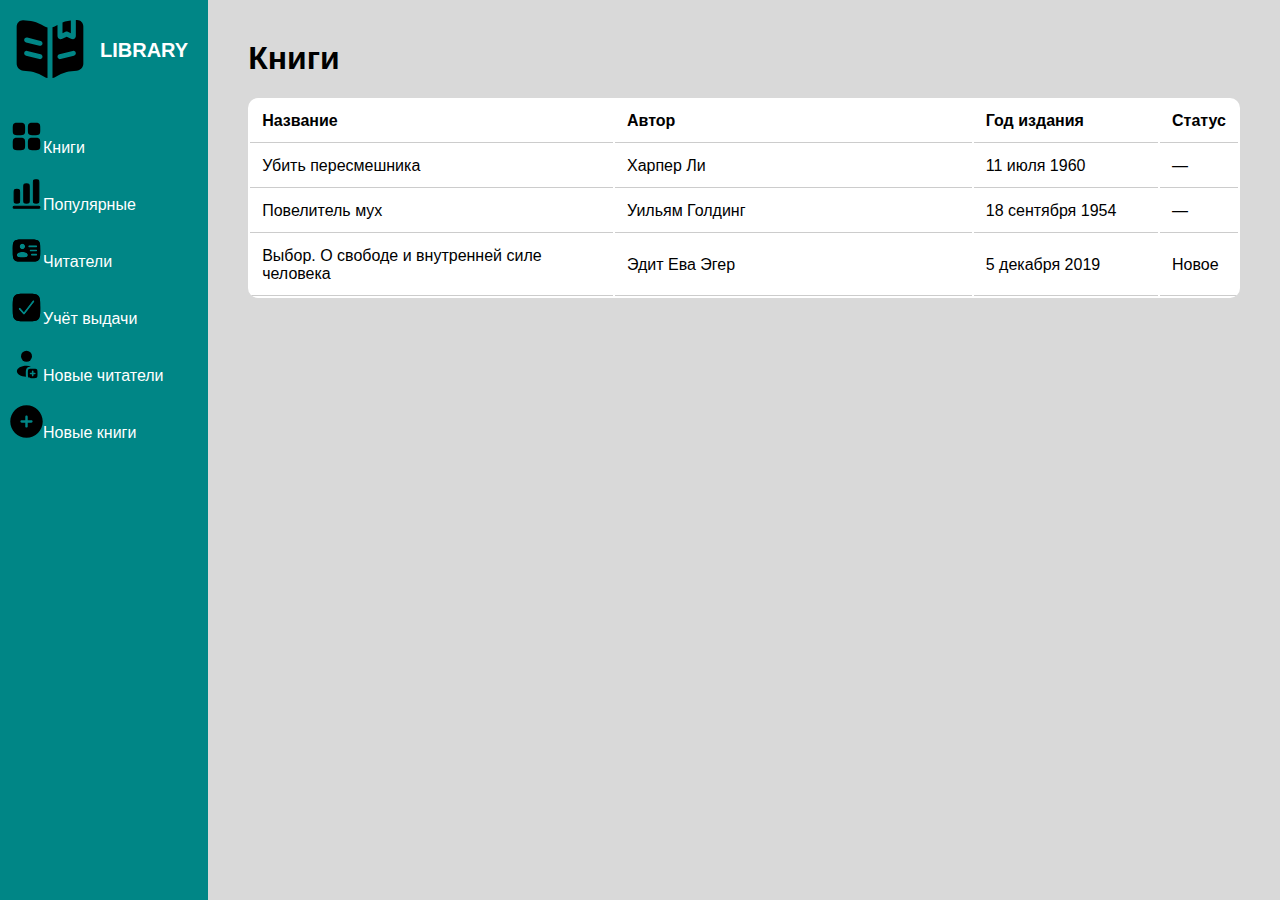
<file: Index.html>
<!DOCTYPE html>
<html lang="ru">
<head>
    <meta charset="UTF-8">
    <title>Библиотека — Книги</title>
    <link rel="stylesheet" href="css/style.css">
</head>
<body>
<div class="sidebar">
    <div class="logo">
        <img src="assets/Notebook Bookmark.svg" alt="Library logo">
        <span>LIBRARY</span>
    </div>
    <ul class="menu">
        <li><img src="assets/Widget.svg" alt=""><span>Книги</span></li>
        <li><img src="assets/Chart 2.svg" alt=""><span>Популярные</span></li>
        <li><img src="assets/User Id.svg" alt=""><span>Читатели</span></li>
        <li><img src="assets/Unread.svg" alt=""><span>Учёт выдачи</span></li>
        <li><img src="assets/User Plus Rounded.svg" alt=""><span>Новые читатели</span></li>
        <li><img src="assets/Vector.svg" alt=""><span>Новые книги</span></li>
    </ul>
</div>

<div class="main">
    <h1>Книги</h1>
    <div class="table">
        <table>
            <thead>
            <tr>
                <th>Название</th>
                <th>Автор</th>
                <th>Год издания</th>
                <th>Статус</th>
            </tr>
            </thead>
            <tbody>
            <tr>
                <td>Убить пересмешника</td>
                <td>Харпер Ли</td>
                <td>11 июля 1960</td>
                <td>—</td>
            </tr>
            <tr>
                <td>Повелитель мух</td>
                <td>Уильям Голдинг</td>
                <td>18 сентября 1954</td>
                <td>—</td>
            </tr>
            <tr>
                <td>Выбор. О свободе и внутренней силе человека</td>
                <td>Эдит Ева Эгер</td>
                <td>5 декабря 2019</td>
                <td>Новое</td>
            </tr>
            </tbody>
        </table>
    </div>

</div>
</body>
</html>
</file>
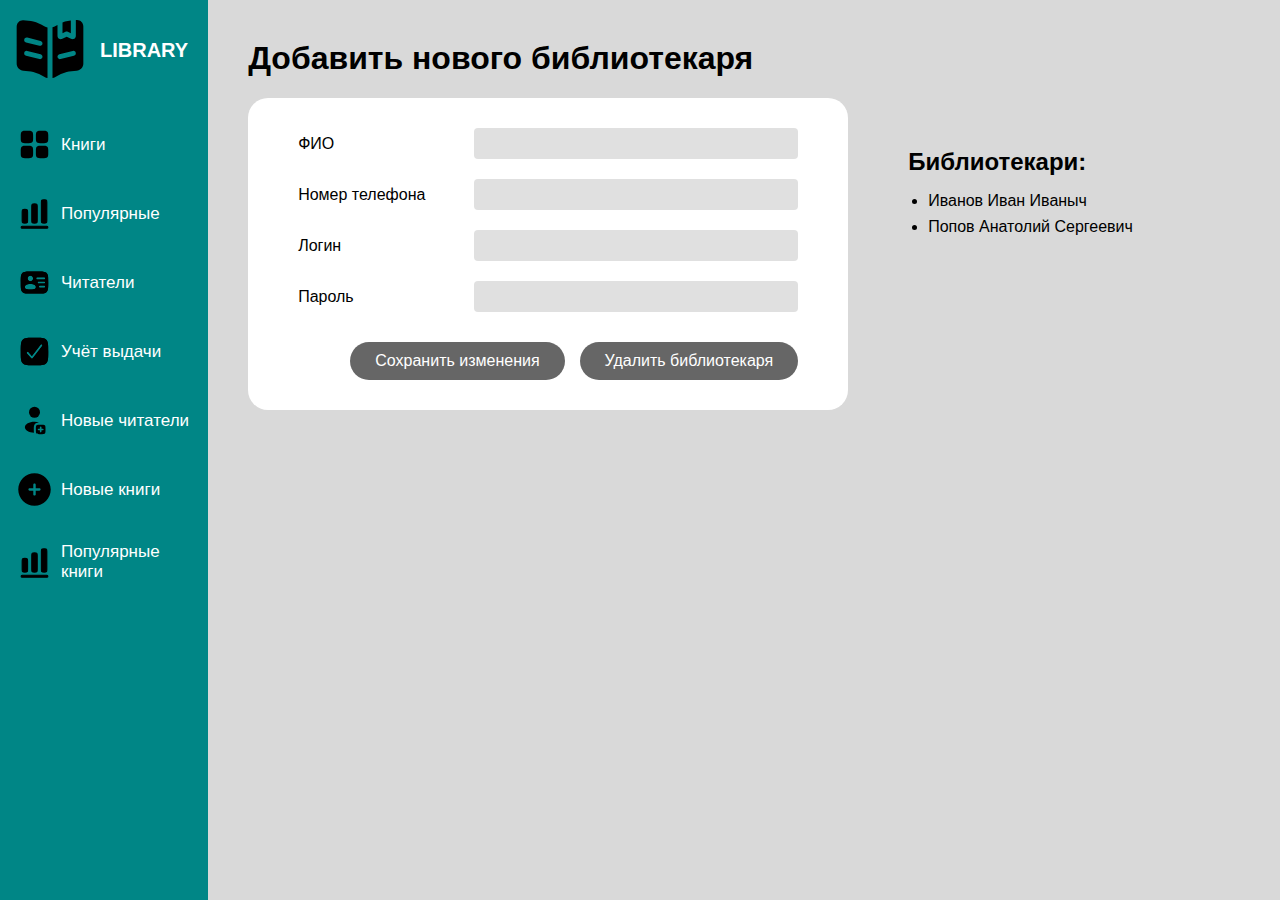
<file: admin.html>
<!DOCTYPE html>
<html lang="ru">
<head>
    <meta charset="UTF-8">
    <title>Админка — Библиотекари</title>
    <link rel="stylesheet" href="css/style.css">
    <link rel="stylesheet" href="css/admin.css">
</head>
<body>
<div class="sidebar">
    <div class="logo">
        <img src="assets/Notebook Bookmark.svg" alt="Library logo">
        <span>LIBRARY</span>
    </div>
    <ul class="menu">
        <li><a href="index.html"><img src="assets/Widget.svg" alt=""><span>Книги</span></a></li>
        <li><a href="popular.html"><img src="assets/Chart 2.svg" alt=""><span>Популярные</span></a></li>
        <li><a href="readers.html"><img src="assets/User Id.svg" alt=""><span>Читатели</span></a></li>
        <li><a href="issues.html"><img src="assets/Unread.svg" alt=""><span>Учёт выдачи</span></a></li>
        <li><a href="new-readers.html"><img src="assets/User Plus Rounded.svg" alt=""><span>Новые читатели</span></a></li>
        <li><a href="new-books.html"><img src="assets/Vector.svg" alt=""><span>Новые книги</span></a></li>
        <li><a href="admin.html"><img src="assets/Chart 2.svg" alt=""><span>Популярные книги</span></a></li>
    </ul>
</div>

<div class="main admin-page">
    <h1>Добавить нового библиотекаря</h1>

    <div class="admin-wrapper">
        <div class="form-wrapper">
            <form>
                <div class="form-row">
                    <label>ФИО</label>
                    <input type="text">
                </div>
                <div class="form-row">
                    <label>Номер телефона</label>
                    <input type="text">
                </div>
                <div class="form-row">
                    <label>Логин</label>
                    <input type="text">
                </div>
                <div class="form-row">
                    <label>Пароль</label>
                    <input type="password">
                </div>
                <div class="button-wrap">
                    <button type="submit" class="btn dark">Сохранить изменения</button>
                    <button type="button" class="btn dark">Удалить библиотекаря</button>
                </div>
            </form>
        </div>

        <div class="librarian-list">
            <h2>Библиотекари:</h2>
            <ul>
                <li>Иванов Иван Иваныч</li>
                <li>Попов Анатолий Сергеевич</li>
            </ul>
        </div>
    </div>
</div>
</body>
</html>
</file>
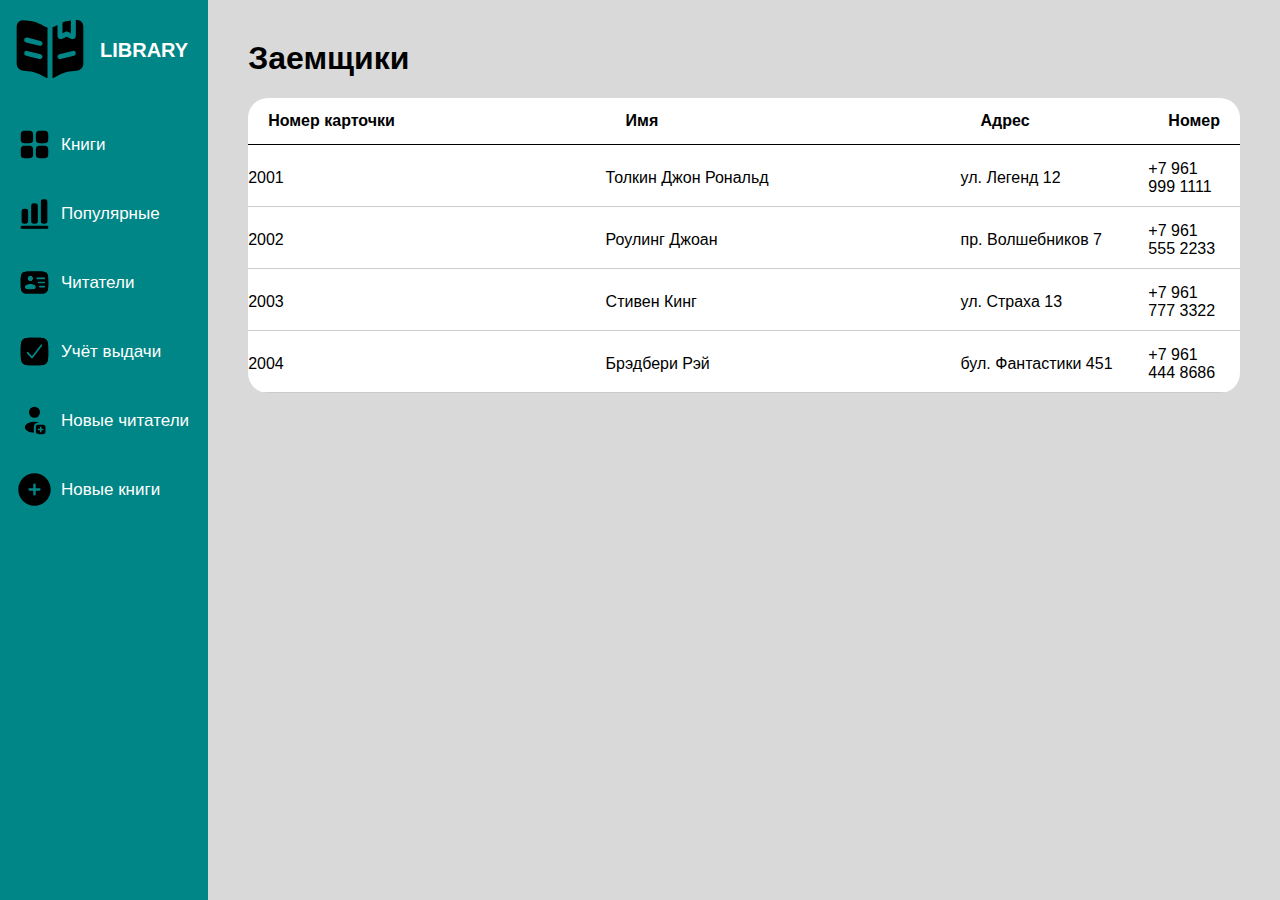
<file: borrowers.html>
<!DOCTYPE html>
<html lang="ru">
<head>
    <meta charset="UTF-8">
    <title>Библиотека — Заемщики</title>
    <link rel="stylesheet" href="css/style.css">
    <link rel="stylesheet" href="css/readers.css">
</head>
<body>
<div class="sidebar">
    <div class="logo">
        <img src="assets/Notebook Bookmark.svg" alt="Library logo">
        <span>LIBRARY</span>
    </div>
    <ul class="menu">
        <li><a href="index.html"><img src="assets/Widget.svg" alt=""><span>Книги</span></a></li>
        <li><a href="popular.html"><img src="assets/Chart 2.svg" alt=""><span>Популярные</span></a></li>
        <li><a href="readers.html"><img src="assets/User Id.svg" alt=""><span>Читатели</span></a></li>
        <li><a href="issues.html"><img src="assets/Unread.svg" alt=""><span>Учёт выдачи</span></a></li>
        <li><a href="new-readers.html"><img src="assets/User Plus Rounded.svg" alt=""><span>Новые читатели</span></a></li>
        <li><a href="new-books.html"><img src="assets/Vector.svg" alt=""><span>Новые книги</span></a></li>
    </ul>
</div>

<div class="main">
    <h1>Заемщики</h1>
    <div class="readers-table">
        <table>
            <thead>
            <tr>
                <th>Номер карточки</th>
                <th>Имя</th>
                <th>Адрес</th>
                <th>Номер</th>
            </tr>
            </thead>
            <tbody>
            <tr>
                <td>2001</td>
                <td>Толкин Джон Рональд</td>
                <td>ул. Легенд 12</td>
                <td>+7 961 999 1111</td>
            </tr>
            <tr>
                <td>2002</td>
                <td>Роулинг Джоан</td>
                <td>пр. Волшебников 7</td>
                <td>+7 961 555 2233</td>
            </tr>
            <tr>
                <td>2003</td>
                <td>Стивен Кинг</td>
                <td>ул. Страха 13</td>
                <td>+7 961 777 3322</td>
            </tr>
            <tr>
                <td>2004</td>
                <td>Брэдбери Рэй</td>
                <td>бул. Фантастики 451</td>
                <td>+7 961 444 8686</td>
            </tr>
            </tbody>
        </table>
    </div>
</div>
</body>
</html>
</file>
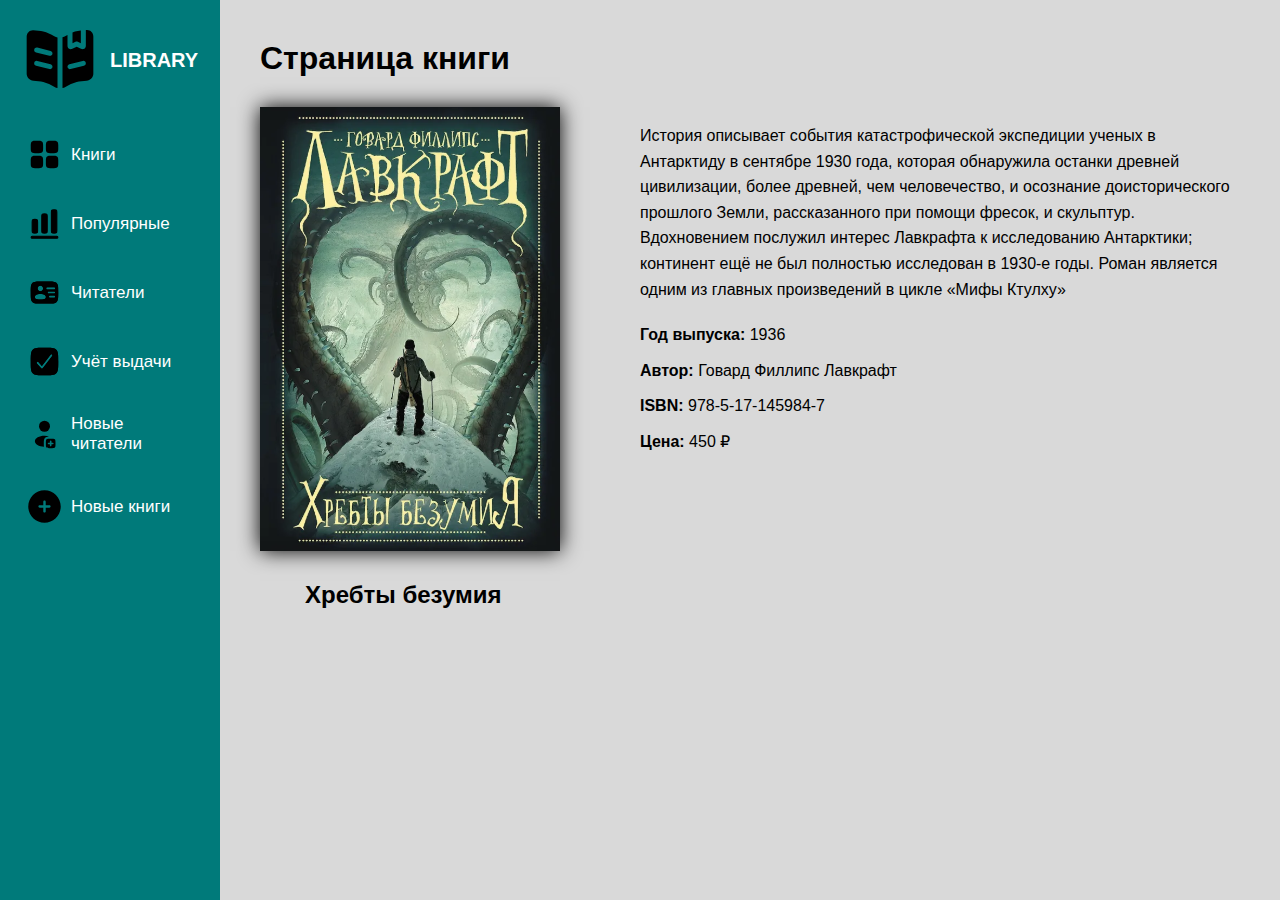
<file: info-book.html>
<!DOCTYPE html>
<html lang="ru">
<head>
    <meta charset="UTF-8">
    <title>Хребты безумия</title>
    <link rel="stylesheet" href="css/style.css">
    <link rel="stylesheet" href="css/info-book.css">
</head>
<body>
<div class="sidebar">
    <div class="logo">
        <img src="assets/Notebook Bookmark.svg" alt="Library logo">
        <span>LIBRARY</span>
    </div>
    <ul class="menu">
        <li><a href="index.html"><img src="assets/Widget.svg" alt=""><span>Книги</span></a></li>
        <li><a href="popular.html"><img src="assets/Chart 2.svg" alt=""><span>Популярные</span></a></li>
        <li><a href="readers.html"><img src="assets/User Id.svg" alt=""><span>Читатели</span></a></li>
        <li><a href="issues.html"><img src="assets/Unread.svg" alt=""><span>Учёт выдачи</span></a></li>
        <li><a href="new-readers.html"><img src="assets/User Plus Rounded.svg" alt=""><span>Новые читатели</span></a></li>
        <li><a href="new-books.html"><img src="assets/Vector.svg" alt=""><span>Новые книги</span></a></li>
    </ul>
</div>

<div class="main">
    <h1>Страница книги</h1>
    <div class="book-info">
        <img src="assets/Lovecraft.svg" alt="Обложка книги" class="book-cover">
        <div class="book-description">
            <p>
                История описывает события катастрофической экспедиции ученых в Антарктиду в сентябре 1930 года, которая обнаружила останки древней цивилизации, более древней, чем человечество, и осознание доисторического прошлого Земли, рассказанного при помощи фресок, и скульптур. Вдохновением послужил интерес Лавкрафта к исследованию Антарктики; континент ещё не был полностью исследован в 1930-е годы. Роман является одним из главных произведений в цикле «Мифы Ктулху»
            </p>
            <ul>
                <li><strong>Год выпуска:</strong> 1936</li>
                <li><strong>Автор:</strong> Говард Филлипс Лавкрафт</li>
                <li><strong>ISBN:</strong> 978-5-17-145984-7</li>
                <li><strong>Цена:</strong> 450 ₽</li>
            </ul>
        </div>
    </div>
    <h2 class="book-title">Хребты безумия</h2>
</div>
</body>
</html>
</file>
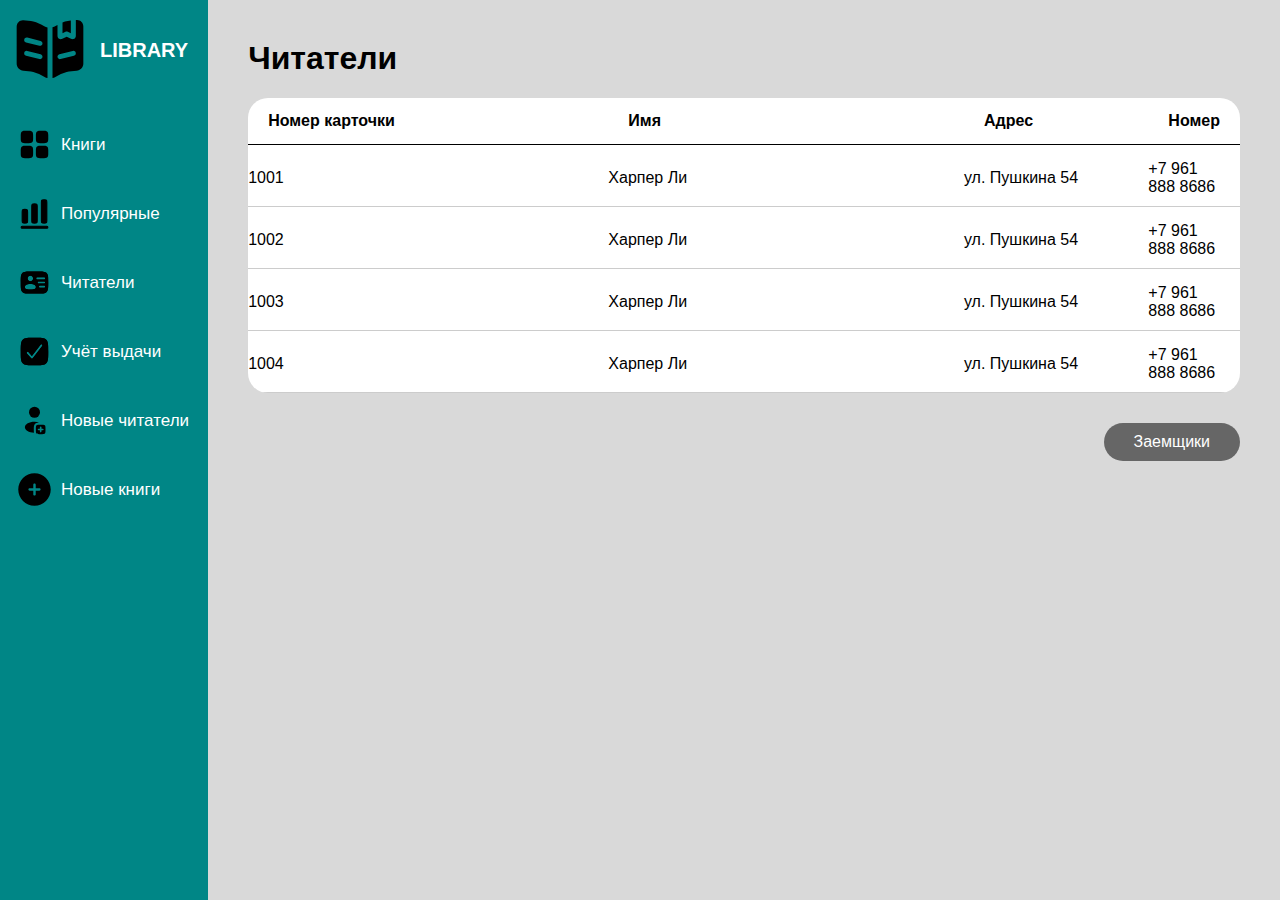
<file: readers.html>
<!DOCTYPE html>
<html lang="ru">
<head>
    <meta charset="UTF-8">
    <title>Библиотека — Читатели</title>
    <link rel="stylesheet" href="css/style.css">
    <link rel="stylesheet" href="css/readers.css">
</head>
<body>
<div class="sidebar">
    <div class="logo">
        <img src="assets/Notebook Bookmark.svg" alt="Library logo">
        <span>LIBRARY</span>
    </div>
    <ul class="menu">
        <li><a href="index.html"><img src="assets/Widget.svg" alt=""><span>Книги</span></a></li>
        <li><a href="popular.html"><img src="assets/Chart 2.svg" alt=""><span>Популярные</span></a></li>
        <li><a href="readers.html"><img src="assets/User Id.svg" alt=""><span>Читатели</span></a></li>
        <li><a href="issues.html"><img src="assets/Unread.svg" alt=""><span>Учёт выдачи</span></a></li>
        <li><a href="new-readers.html"><img src="assets/User Plus Rounded.svg" alt=""><span>Новые читатели</span></a></li>
        <li><a href="new-books.html"><img src="assets/Vector.svg" alt=""><span>Новые книги</span></a></li>
    </ul>
</div>

<div class="main">
    <h1>Читатели</h1>
    <div class="readers-table">
        <table>
            <thead>
            <tr>
                <th>Номер карточки</th>
                <th>Имя</th>
                <th>Адрес</th>
                <th>Номер</th>
            </tr>
            </thead>
            <tbody>
            <tr>
                <td>1001</td>
                <td>Харпер Ли</td>
                <td>ул. Пушкина 54</td>
                <td>+7 961 888 8686</td>
            </tr>
            <tr>
                <td>1002</td>
                <td>Харпер Ли</td>
                <td>ул. Пушкина 54</td>
                <td>+7 961 888 8686</td>
            </tr>
            <tr>
                <td>1003</td>
                <td>Харпер Ли</td>
                <td>ул. Пушкина 54</td>
                <td>+7 961 888 8686</td>
            </tr>
            <tr>
                <td>1004</td>
                <td>Харпер Ли</td>
                <td>ул. Пушкина 54</td>
                <td>+7 961 888 8686</td>
            </tr>
            </tbody>
        </table>
        <button class="borrowers-btn" onclick="location.href='borrowers.html'">Заемщики</button>

    </div>
</div>
</body>
</html>
</file>
<file: css/style.css>
body {
    margin: 0;
    font-family: Arial, sans-serif;
    display: flex;
    background-color: #333;
}

.sidebar {
    background-color: #008686;
    color: white;
    padding: 10px;
    height: 100vh;
    box-sizing: border-box;
}

.logo {
    display: flex;
    align-items: center;
    margin-bottom: 30px;
}

.logo img {
    width: 80px;
    height: 80px;
    padding-right: 10px;
}

.logo span {
    font-size: 20px;
    font-weight: bold;
    color: white;
    padding-right: 10px;
}

.menu {
    list-style: none;
    padding: 0;
}

.menu li {
    margin-bottom: 20px;
}

.menu a {
    display: flex;
    align-items: center;
    gap: 10px;
    text-decoration: none;
    color: white;
    font-size: 17px;
    padding: 8px;
    border-radius: 5px;
    transition: background-color 0.2s, padding-left 0.2s;
}

.menu a:hover {
    background-color: #005f66;
    padding-left: 13px;
}

.menu img {
    width: 33px;
    height: 33px;
}

.main {
    width: 100%;
    background-color: #D9D9D9;
    padding: 40px;
}

.main h1 {
    margin-top: 0;
}

.table {
    width: 100%;
    border-collapse: collapse;
    background: white;
    border-radius: 10px;
    overflow: hidden;
    height: auto;
}

th, td {
    padding: 12px;
    border-bottom: 1px solid #ccc;
    text-align: left;
    width: 40%;
}

/* Стили для ссылок внутри ячеек книг */
.book-row {
    display: block;
    width: 100%;
    height: 100%;
    color: #111;
    text-decoration: none;
    font-weight: bold;
    padding: 10px;
    border-radius: 5px;
    transition: background-color 0.3s;
}

.book-row:hover {
    background-color: #008686;
}
</file>
<file: css/admin.css>
.main {
    background-color: #D9D9D9;
    padding: 40px;
}

.admin-wrapper {
    display: flex;
    gap: 60px;
    margin-top: 20px;
    align-items: flex-start;
}

.form-wrapper {
    background-color: white;
    border-radius: 20px;
    padding: 30px 50px;
    width: 500px;
}

.form-row {
    display: flex;
    align-items: center;
    justify-content: space-between;
    margin-bottom: 20px;
}

.form-row label {
    font-size: 16px;
    font-weight: 500;
    width: 150px;
}

.form-row input {
    width: 60%;
    padding: 8px 12px;
    border: none;
    background-color: #e0e0e0;
    border-radius: 4px;
}

.button-wrap {
    display: flex;
    gap: 15px;
    justify-content: flex-end;
    margin-top: 30px;
}

.btn.dark {
    background-color: #666;
    border: none;
    color: white;
    padding: 10px 25px;
    font-size: 16px;
    border-radius: 20px;
    cursor: pointer;
}

.btn.dark:hover {
    background-color: #008686;
    transition: background-color 0.3s;
}

.librarian-list {
    margin-top: 30px;
}

.librarian-list h2 {
    margin-bottom: 15px;
}

.librarian-list ul {
    list-style-type: disc;
    padding-left: 20px;
    font-size: 16px;
}

.librarian-list li {
    margin-bottom: 8px;
}
</file>
<file: css/readers.css>
.readers-table table {
    background-color: white;
    border-collapse: collapse;
    border-radius: 20px;
    overflow: hidden;
    width: 100%;
}
.readers-table th {
    padding: 14px 20px;
    border-bottom: 1px solid black;
    font-size: 16px;
}

.readers-table td {
    padding: 15px 20px 10px 0;
    text-align: left;

}
.readers-table th {
    font-weight: bold;
}
.borrowers-btn {
    float: right;
    margin: 30px 0;
    background-color: #666;
    border: none;
    border-radius: 20px;
    color: white;
    font-size: 16px;
    padding: 10px 30px;
    cursor: pointer;
}

.borrowers-btn:hover {
    background-color: #008686;
    transition: background-color 0.3s;
}
</file>
<file: css/info-book.css>
body {
    margin: 0;
    font-family: 'Arial', sans-serif;
    background-color: #1e1e1e;
}

.container {
    display: flex;
    height: 100vh;
}

.sidebar {
    width: 220px;
    background-color: #007a7a;
    padding: 20px;
    box-sizing: border-box;
}

.sidebar h2 {
    font-size: 24px;
    margin-bottom: 30px;
}

.sidebar nav a {
    display: block;
    margin: 15px 0;
    color: white;
    text-decoration: none;
    font-size: 16px;
}

.book-page {
    flex: 1;
    background-color: #e0e0e0;
    color: #111;
    padding: 40px;
    box-sizing: border-box;
}

.book-page h1 {
    font-size: 18px;
    color: #888;
}

.book-content {
    display: flex;
    margin-top: 20px;
}

.book-cover {
    width: 300px;
    margin-right: 40px;
    box-shadow: 0 0 20px rgb(0,0,0);
}

.book-description {
    max-width: 600px;
    font-size: 16px;
    line-height: 1.6;
}

.book-description ul {
    list-style: none;
    padding: 0;
    margin-top: 20px;
}

.book-description li {
    margin: 8px 0;
}

td a {
    color: #008686;
    text-decoration: none;
    transition: all 0.2s ease-in-out;
    cursor: pointer;
}

td a:hover {
    text-decoration: underline;
    color: #005f66;
}

.book-info {
    display: flex;
    gap: 40px;
    margin-top: 30px;
    align-items: flex-start;
}

.book-description {
    max-width: 600px;
    font-size: 16px;
    line-height: 1.6;
}

.book-description ul {
    list-style: none;
    padding: 0;
    margin-top: 20px;
}

.book-description li {
    margin-bottom: 10px;
}

.book-title {
    margin-left: 5vh;
    font-size: 24px;
    margin-top: 30px;
    font-weight: bold;
}
</file>
